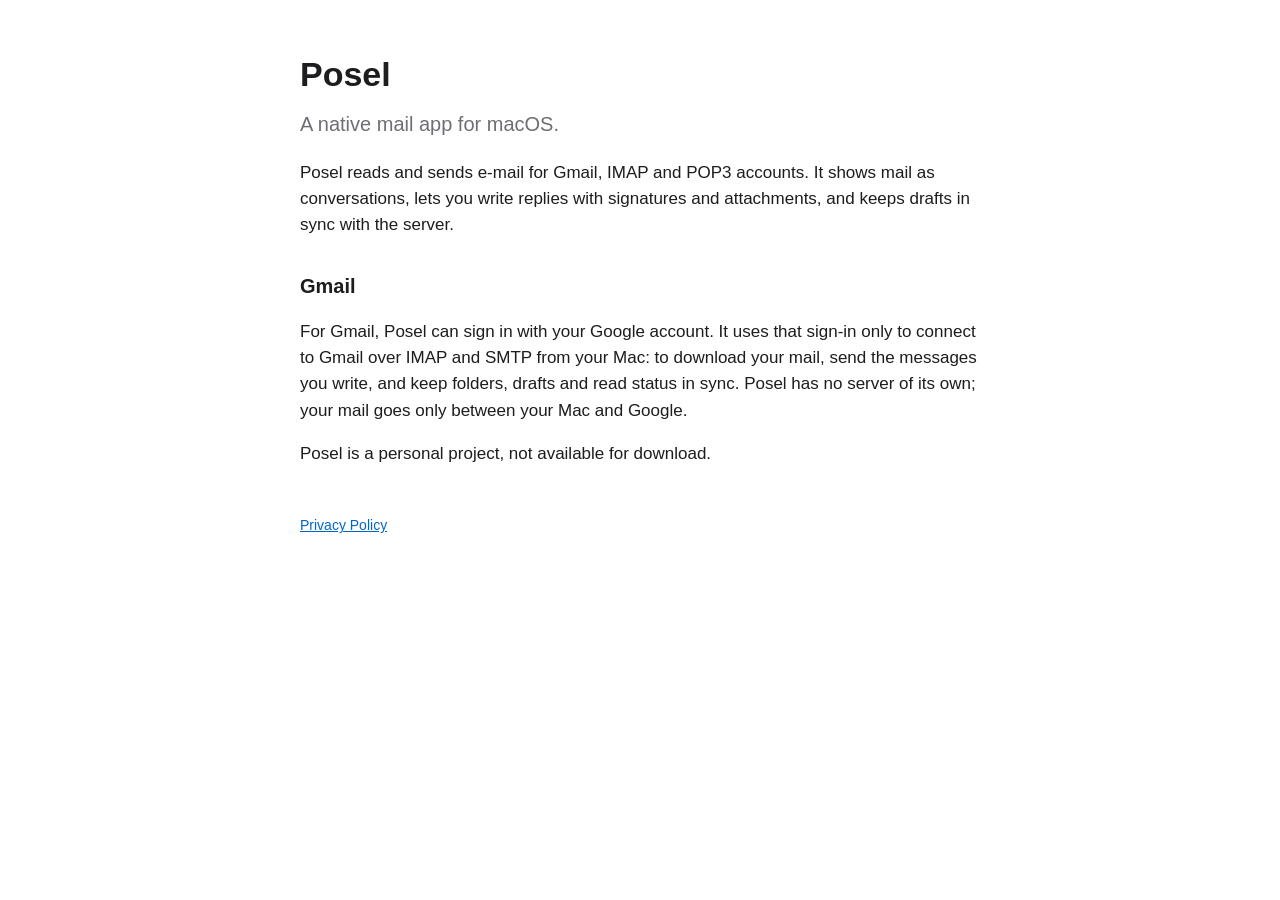
<file: index.html>
<!doctype html>
<html lang="en">
<head>
<meta charset="utf-8">
<meta name="viewport" content="width=device-width, initial-scale=1">
<title>Posel</title>
<link rel="stylesheet" href="style.css">
</head>
<body>
<main>
<h1>Posel</h1>
<p class="lead">A native mail app for macOS.</p>
<p>Posel reads and sends e‑mail for Gmail, IMAP and POP3 accounts. It shows mail as conversations, lets you write
replies with signatures and attachments, and keeps drafts in sync with the server.</p>
<h2>Gmail</h2>
<p>For Gmail, Posel can sign in with your Google account. It uses that sign-in only to connect to Gmail over IMAP and
SMTP from your Mac: to download your mail, send the messages you write, and keep folders, drafts and read status in
sync. Posel has no server of its own; your mail goes only between your Mac and Google.</p>
<p>Posel is a personal project, not available for download.</p>
<footer><a href="privacy.html">Privacy Policy</a></footer>
</main>
</body>
</html>
</file>
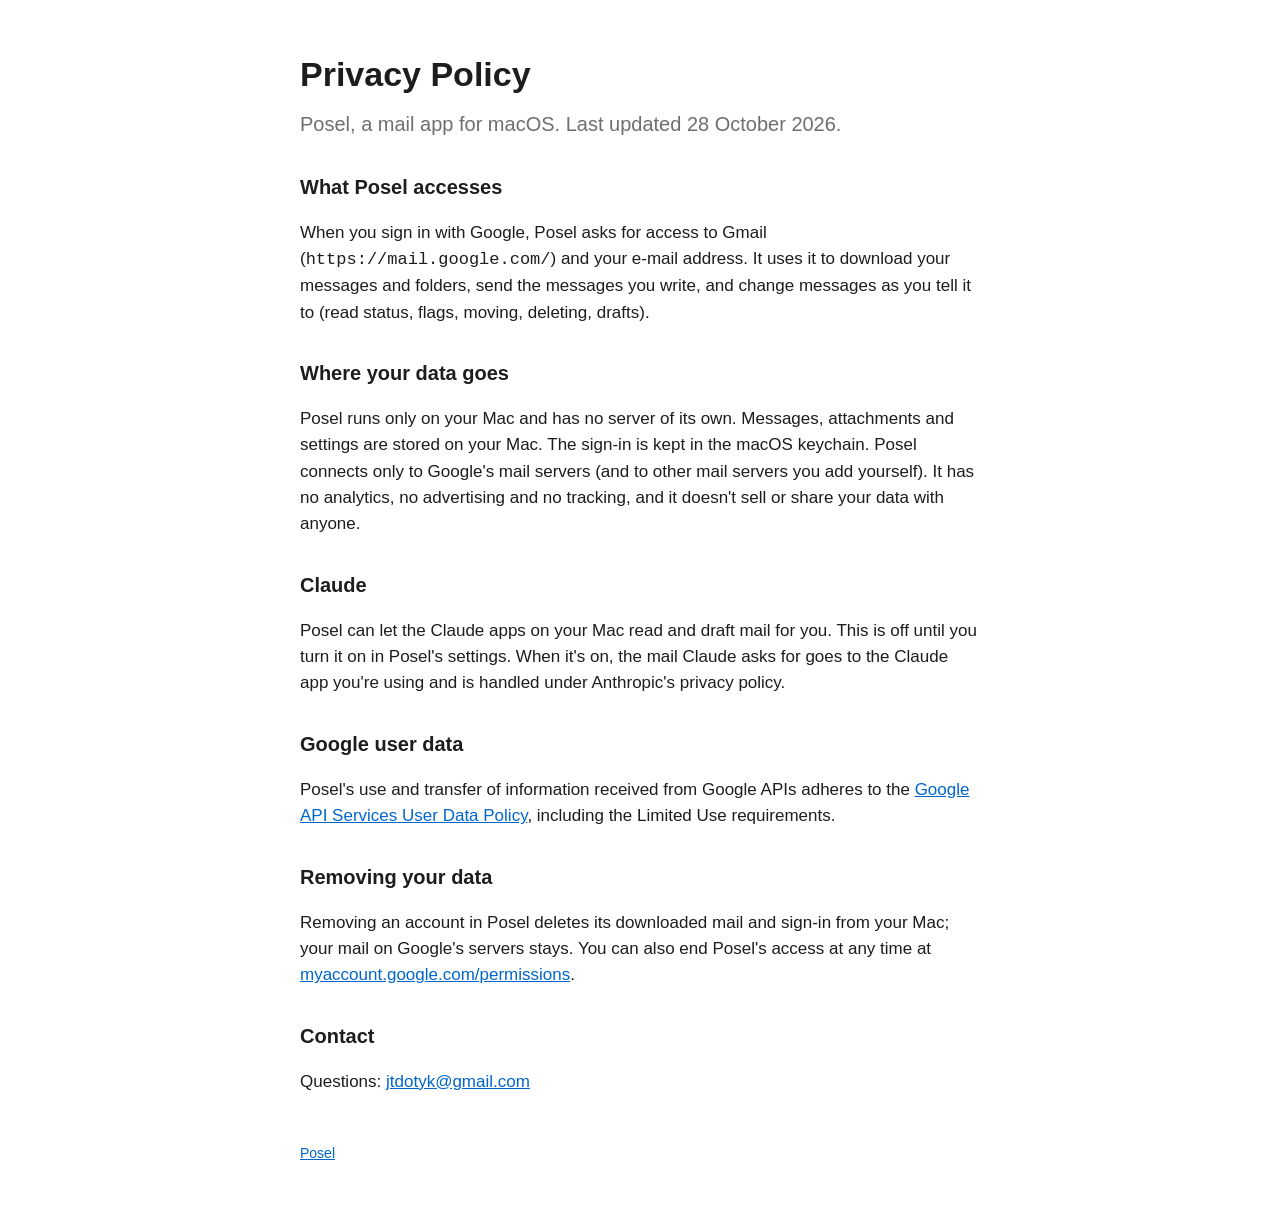
<file: privacy.html>
<!doctype html>
<html lang="en">
<head>
<meta charset="utf-8">
<meta name="viewport" content="width=device-width, initial-scale=1">
<title>Posel Privacy Policy</title>
<link rel="stylesheet" href="style.css">
</head>
<body>
<main>
<h1>Privacy Policy</h1>
<p class="lead">Posel, a mail app for macOS. Last updated 28 October 2026.</p>

<h2>What Posel accesses</h2>
<p>When you sign in with Google, Posel asks for access to Gmail (<code>https://mail.google.com/</code>) and your
e‑mail address. It uses it to download your messages and folders, send the messages you write, and change messages
as you tell it to (read status, flags, moving, deleting, drafts).</p>

<h2>Where your data goes</h2>
<p>Posel runs only on your Mac and has no server of its own. Messages, attachments and settings are stored on your
Mac. The sign-in is kept in the macOS keychain. Posel connects only to Google's mail servers (and to other mail
servers you add yourself). It has no analytics, no advertising and no tracking, and it doesn't sell or share your
data with anyone.</p>

<h2>Claude</h2>
<p>Posel can let the Claude apps on your Mac read and draft mail for you. This is off until you turn it on in
Posel's settings. When it's on, the mail Claude asks for goes to the Claude app you're using and is handled under
Anthropic's privacy policy.</p>

<h2>Google user data</h2>
<p>Posel's use and transfer of information received from Google APIs adheres to the
<a href="https://developers.google.com/terms/api-services-user-data-policy">Google API Services User Data Policy</a>,
including the Limited Use requirements.</p>

<h2>Removing your data</h2>
<p>Removing an account in Posel deletes its downloaded mail and sign-in from your Mac; your mail on Google's servers
stays. You can also end Posel's access at any time at
<a href="https://myaccount.google.com/permissions">myaccount.google.com/permissions</a>.</p>

<h2>Contact</h2>
<p>Questions: <a href="mailto:jtdotyk@gmail.com">jtdotyk@gmail.com</a></p>
<footer><a href="index.html">Posel</a></footer>
</main>
</body>
</html>
</file>
<file: style.css>
:root { color-scheme: light dark; --text: #1d1d1f; --muted: #6e6e73; --bg: #fff; --link: #0066cc; }
@media (prefers-color-scheme: dark) { :root { --text: #f5f5f7; --muted: #a1a1a6; --bg: #1d1d1f; --link: #4da3ff; } }
body { margin: 0; background: var(--bg); color: var(--text); font: 17px/1.55 -apple-system, BlinkMacSystemFont, "Helvetica Neue", sans-serif; }
main { max-width: 680px; margin: 0 auto; padding: 48px 16px; }
h1 { font-size: 34px; margin: 0 0 8px; }
h2 { font-size: 20px; margin: 32px 0 8px; }
p.lead { color: var(--muted); font-size: 20px; margin-top: 0; }
a { color: var(--link); }
footer { margin-top: 48px; color: var(--muted); font-size: 14px; }
</file>
